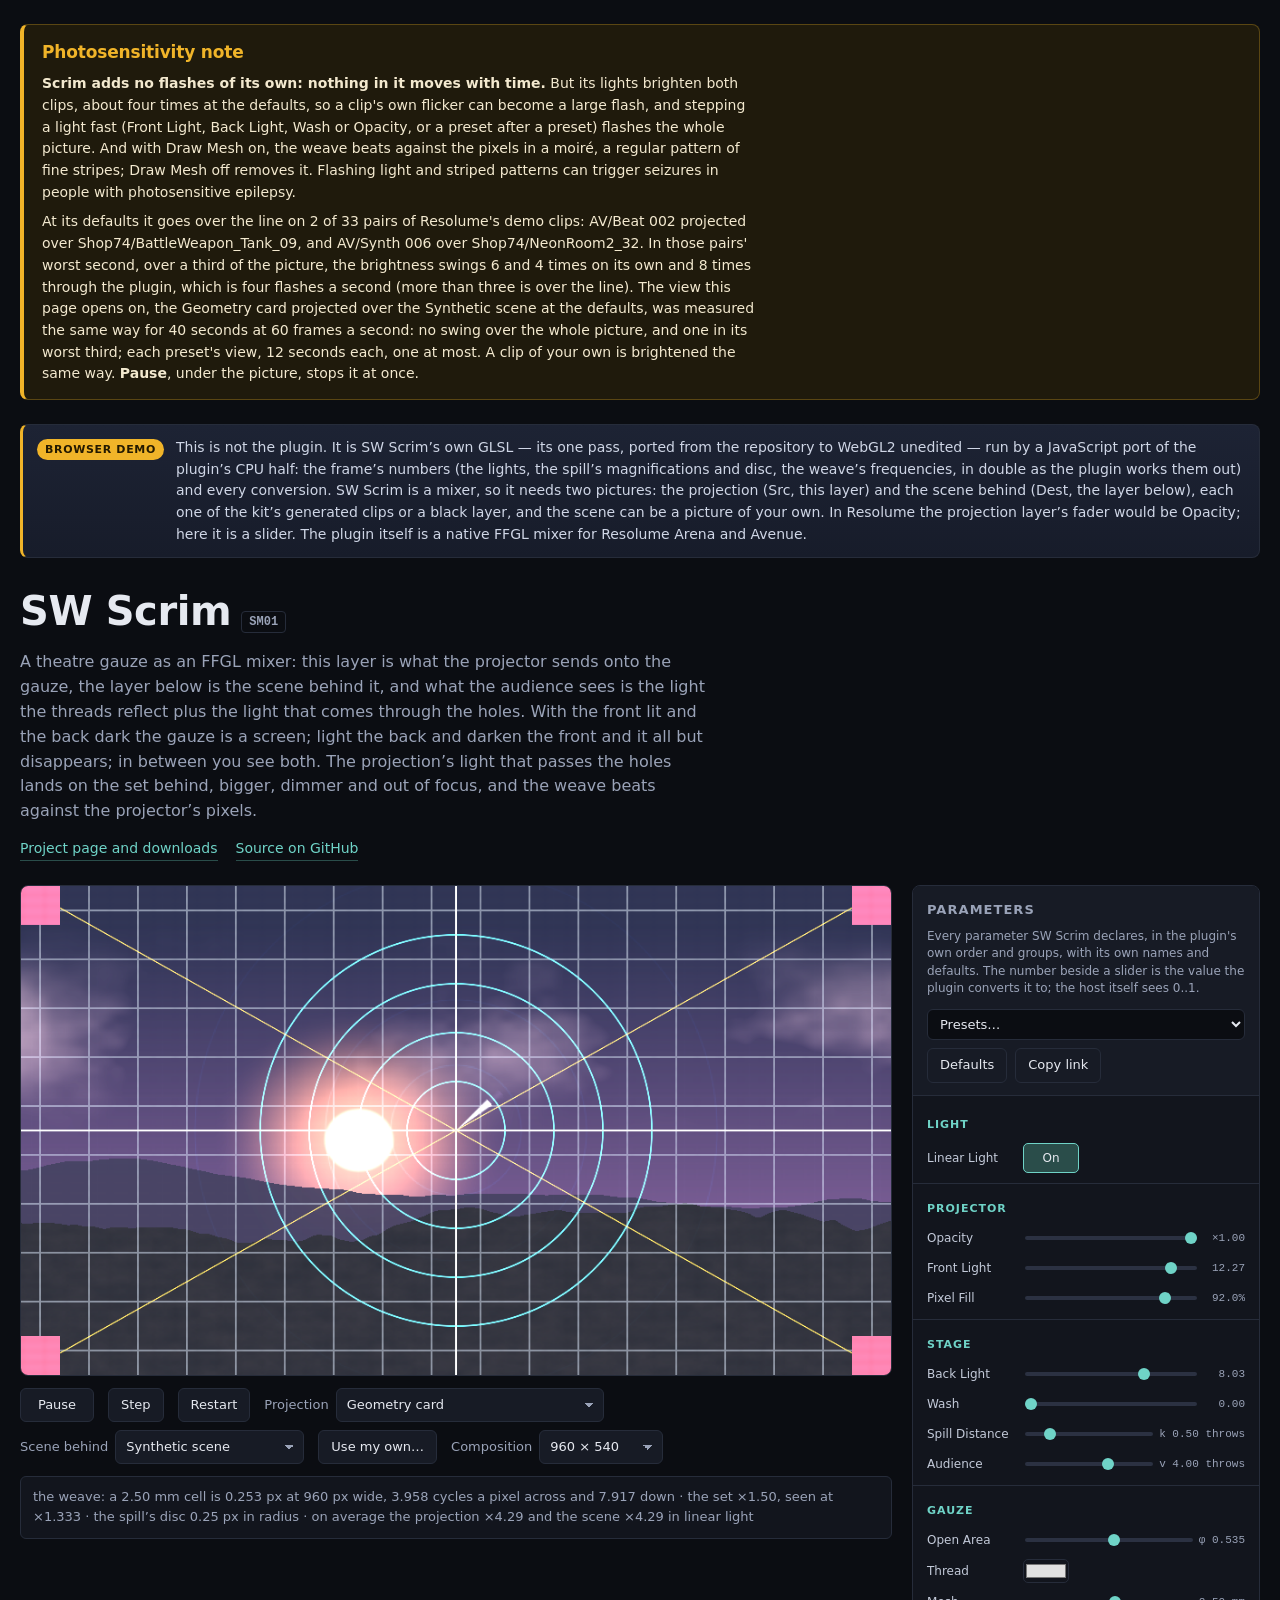
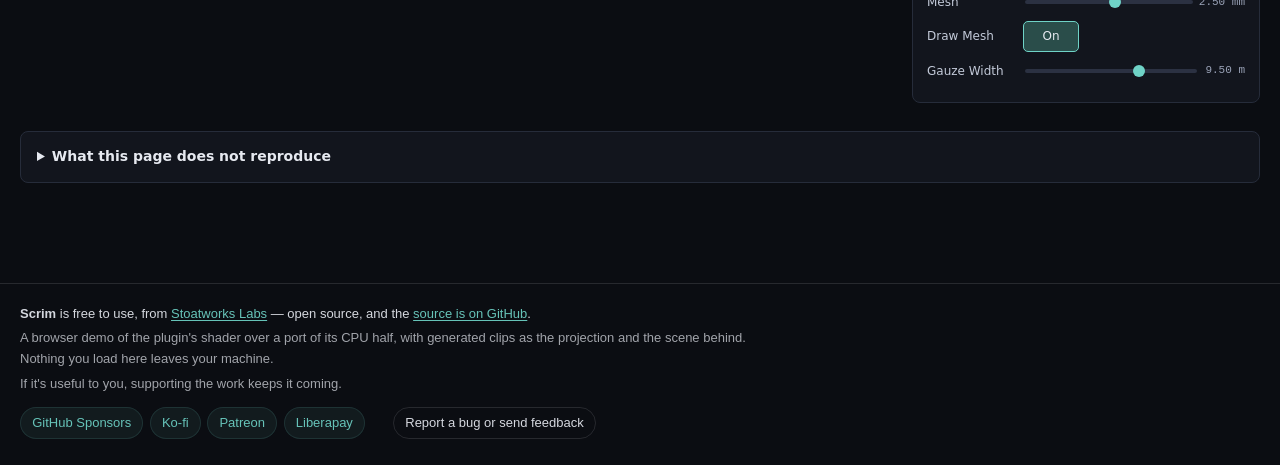
<file: demo/index.html>
<!doctype html>
<html lang="en">
  <head>
    <meta charset="utf-8" />
    <meta name="viewport" content="width=device-width, initial-scale=1" />
    <meta name="project-page" content="https://stoatworks-labs.com/software/scrim/" />
    <title>SW Scrim — browser demo | Stoatworks Labs</title>
    <meta name="description" content="Try SW Scrim, an FFGL mixer for Resolume, in your browser: a theatre gauze, with this layer as what the projector sends onto it and the layer below as the scene behind it, so the front light makes it a screen and the back light makes it all but vanish, the projection's light spills through the holes onto the set, and the weave beats against the projector's pixels. The plugin's own GLSL, ported to WebGL2 unedited, run by a JavaScript port of its CPU half, on generated clips. A demo, not the plugin." />
    <link rel="icon" href="data:," />
    <link rel="stylesheet" href="./vendor/kit.css" />
    <link rel="stylesheet" href="./scrim.css" />
    <link rel="canonical" href="https://scrim-demo.stoatworks-labs.com/" />
    <meta property="og:type" content="website" />
    <meta property="og:site_name" content="Stoatworks Labs" />
    <meta property="og:title" content="SW Scrim — browser demo | Stoatworks Labs" />
    <meta property="og:description" content="Try SW Scrim, an FFGL mixer for Resolume, in your browser: a theatre gauze, with this layer as what the projector sends onto it and the layer below as the scene behind it, so the front light makes it a screen and the back light makes it all but vanish, the projection's light spills through the holes onto the set, and the weave beats against the projector's pixels. The plugin's own GLSL, ported to WebGL2 unedited, run by a JavaScript port of its CPU half, on generated clips. A demo, not the plugin." />
    <meta property="og:url" content="https://scrim-demo.stoatworks-labs.com/" />
    <meta property="og:image" content="https://stoatworks-labs.com/thumbs/scrim.png" />
    <meta property="og:image:width" content="1280" />
    <meta property="og:image:height" content="720" />
    <meta property="og:image:alt" content="SW Scrim" />
    <meta name="twitter:card" content="summary_large_image" />
  </head>
  <body data-plugin="scrim">
    <section class="sc-warning" id="photosensitivity" aria-labelledby="sc-warning-title">
      <h2 class="sc-warning__title" id="sc-warning-title">Photosensitivity note</h2>
      <p>
        <strong>Scrim adds no flashes of its own: nothing in it moves with time.</strong>
        But its lights brighten both clips, about four times at the defaults, so a clip's own
        flicker can become a large flash, and stepping a light fast (Front Light, Back Light,
        Wash or Opacity, or a preset after a preset) flashes the whole picture. And with Draw
        Mesh on, the weave beats against the pixels in a moiré, a regular pattern of fine
        stripes; Draw Mesh off removes it. Flashing light and striped patterns can trigger
        seizures in people with photosensitive epilepsy.
      </p>
      <p>
        At its defaults it goes over the line on 2 of 33 pairs of Resolume's demo clips:
        AV/Beat 002 projected over Shop74/BattleWeapon_Tank_09, and AV/Synth 006 over
        Shop74/NeonRoom2_32. In those pairs' worst second, over a third of the picture, the
        brightness swings 6 and 4 times on its own and 8 times through the plugin, which is
        four flashes a second (more than three is over the line). The view this page opens
        on, the Geometry card projected over the Synthetic scene at the defaults, was measured
        the same way for 40 seconds at 60 frames a second: no swing over the whole picture, and
        one in its worst third; each preset's view, 12 seconds each, one at most. A clip of your own is brightened the same way. <strong>Pause</strong>, under the
        picture, stops it at once.
      </p>
    </section>

    <main id="demo">
      <noscript>
        <h1>SW Scrim</h1>
        <p>
          A theatre gauze, for Resolume, as one FFGL mixer: the layer holding what the
          projector sends, over the layer holding the scene behind the gauze. What the
          audience sees is the light the threads reflect plus the light that comes through
          the holes, so with the front lit and the back dark the gauze is a screen, with the
          back lit and the front dark it all but disappears, and in between you see both.
          The projection's light that passes the holes lands on the set behind, bigger,
          dimmer and out of focus, and the weave beats against the projector's pixels.
        </p>
        <p>
          This demo runs the plugin's shader and a port of its CPU half in your browser, so
          it needs JavaScript and WebGL2. The plugin itself, its source and its downloads are
          on <a href="https://github.com/stoatworks-labs/scrim">its repository</a>.
        </p>
        <ul>
          <li><a href="https://github.com/stoatworks-labs/scrim">Source on GitHub</a></li>
        </ul>
      </noscript>
    </main>

    <script type="module" src="./plugin.js"></script>
    <script
      src="./vendor/support-footer.js"
      defer
      data-app="Scrim"
      data-repo="https://github.com/stoatworks-labs/scrim"
      data-note="A browser demo of the plugin's shader over a port of its CPU half, with generated clips as the projection and the scene behind. Nothing you load here leaves your machine."
    ></script>
  </body>
</html>
</file>
<file: demo/vendor/kit.css>
/**
 * Shared styling for the Resolume plugin demos.
 *
 * Dark, because that is what these effects are looked at in and because a
 * picture with real blacks in it needs somewhere dark to sit. The inspector on
 * the right is laid out the way a host's parameter panel is — name on the left,
 * control and value on the right, grouped under headings — but it deliberately
 * does not imitate Resolume's own chrome. It is a stand-in for the host's
 * inspector, and a page that looked like a screenshot of Arena would be
 * claiming to be something it is not.
 *
 * No colour variables from the website: these pages are their own thing and the
 * navy is used only for the frame. `--sw-support-accent` is read by the shared
 * support footer.
 */

:root {
  --bg: #0b0d12;
  --panel: #12151d;
  --panel-2: #171b25;
  --line: #262c3a;
  --text: #e6e9f0;
  --muted: #9aa3b8;
  --accent: #6fd3c7;
  --accent-dim: #2a4d4a;
  --warn: #f0b429;
  --error: #ff6b6b;
  --navy: #1b2a4a;
  --sw-support-accent: #6fd3c7;

  color-scheme: dark;
}

* { box-sizing: border-box; }

body {
  margin: 0;
  background: var(--bg);
  color: var(--text);
  font: 15px/1.55 ui-sans-serif, system-ui, -apple-system, "Segoe UI", Roboto, Helvetica, Arial, sans-serif;
  -webkit-font-smoothing: antialiased;
}

#demo {
  max-width: 1400px;
  margin: 0 auto;
  padding: 24px 20px 60px;
}

a { color: var(--accent); }
a:hover { color: #9ae7dd; }

h1, h2, h3 { margin: 0; font-weight: 650; letter-spacing: -0.01em; }

/* ---- header -------------------------------------------------------------- */

.banner {
  display: flex;
  gap: 12px;
  align-items: flex-start;
  padding: 12px 14px;
  margin-bottom: 22px;
  background: linear-gradient(180deg, #1d2334, #171c2a);
  border: 1px solid var(--line);
  border-left: 3px solid var(--warn);
  border-radius: 8px;
}

.banner__tag {
  flex: 0 0 auto;
  padding: 2px 8px;
  border-radius: 999px;
  background: var(--warn);
  color: #241a00;
  font-size: 11px;
  font-weight: 700;
  letter-spacing: 0.06em;
  text-transform: uppercase;
  white-space: nowrap;
  margin-top: 2px;
}

.banner__text { margin: 0; color: #cfd6e6; font-size: 14px; }

.head__title { display: flex; align-items: baseline; gap: 10px; flex-wrap: wrap; }
.head__title h1 { font-size: clamp(28px, 4vw, 40px); }

.head__id {
  font: 600 12px/1 ui-monospace, SFMono-Regular, Menlo, monospace;
  color: var(--muted);
  border: 1px solid var(--line);
  border-radius: 4px;
  padding: 4px 7px;
}

.head__tagline {
  margin: 8px 0 0;
  max-width: 68ch;
  color: var(--muted);
  font-size: 16px;
}

.head__links {
  display: flex;
  flex-wrap: wrap;
  gap: 8px 18px;
  margin: 14px 0 24px;
  font-size: 14px;
}

.head__link { text-decoration: none; border-bottom: 1px solid var(--accent-dim); }
.head__link:hover { border-bottom-color: currentColor; }

/* ---- layout -------------------------------------------------------------- */

.layout {
  display: grid;
  /* 348px is set by the widest plugin: Old Cathode declares 34 controls in four
     groups, and below this "Luma Bandwidth" and "Chroma Bandwidth" wrap. */
  grid-template-columns: minmax(0, 1fr) 348px;
  gap: 20px;
  align-items: start;
}

@media (max-width: 900px) {
  .layout { grid-template-columns: minmax(0, 1fr); }
}

/* ---- stage --------------------------------------------------------------- */

.stage { min-width: 0; }

.stage__canvas {
  position: relative;
  border: 1px solid var(--line);
  border-radius: 8px;
  overflow: hidden;
  line-height: 0;
}

/* What sits under the effect's own alpha. */
.stage__canvas[data-backdrop='checker'] {
  background-color: #23262e;
  background-image:
    linear-gradient(45deg, #191c23 25%, transparent 25%),
    linear-gradient(-45deg, #191c23 25%, transparent 25%),
    linear-gradient(45deg, transparent 75%, #191c23 75%),
    linear-gradient(-45deg, transparent 75%, #191c23 75%);
  background-size: 24px 24px;
  background-position: 0 0, 0 12px, 12px -12px, -12px 0;
}
.stage__canvas[data-backdrop='black'] { background: #000; }
.stage__canvas[data-backdrop='white'] { background: #fff; }

.stage__gl {
  display: block;
  width: 100%;
  height: auto;
  max-width: 100%;
}

.stage__status {
  margin: 12px 0 0;
  padding: 10px 12px;
  border-radius: 6px;
  background: var(--panel);
  border: 1px solid var(--line);
  color: var(--muted);
  font-size: 13px;
}

.stage__status.is-error {
  border-color: #5a2530;
  background: #23151a;
  color: #ffb4b4;
}

/* ---- transport ----------------------------------------------------------- */

.transport {
  display: flex;
  flex-wrap: wrap;
  align-items: center;
  gap: 8px 14px;
  margin-top: 12px;
}

.btn {
  appearance: none;
  border: 1px solid var(--line);
  background: var(--panel-2);
  color: var(--text);
  border-radius: 6px;
  padding: 6px 12px;
  font: inherit;
  font-size: 13px;
  cursor: pointer;
}

.btn:hover { border-color: #3a4256; background: #1d2230; }
.btn:focus-visible { outline: 2px solid var(--accent); outline-offset: 2px; }

.btn--play { min-width: 74px; }

.transport__field { display: inline-flex; align-items: center; gap: 7px; font-size: 13px; }
.transport__label { color: var(--muted); }

.transport__select {
  appearance: none;
  border: 1px solid var(--line);
  background: var(--panel-2);
  color: var(--text);
  border-radius: 6px;
  padding: 6px 26px 6px 10px;
  font: inherit;
  font-size: 13px;
  cursor: pointer;
  background-image: linear-gradient(45deg, transparent 50%, var(--muted) 50%),
                    linear-gradient(135deg, var(--muted) 50%, transparent 50%);
  background-position: calc(100% - 14px) 50%, calc(100% - 9px) 50%;
  background-size: 5px 5px, 5px 5px;
  background-repeat: no-repeat;
}

.transport__file { cursor: pointer; }
.transport__file .btn { display: inline-block; }

/* ---- inspector ----------------------------------------------------------- */

.inspector {
  background: var(--panel);
  border: 1px solid var(--line);
  border-radius: 8px;
  overflow: hidden;
  position: sticky;
  top: 16px;
  max-height: calc(100vh - 32px);
  display: flex;
  flex-direction: column;
}

@media (max-width: 900px) {
  .inspector { position: static; max-height: none; }
}

.inspector__head {
  padding: 14px 14px 12px;
  border-bottom: 1px solid var(--line);
  background: var(--panel-2);
}

.inspector__title { font-size: 13px; text-transform: uppercase; letter-spacing: 0.08em; color: var(--muted); }
.inspector__note { margin: 8px 0 0; font-size: 12px; color: var(--muted); line-height: 1.45; }

.inspector__actions { display: flex; gap: 8px; margin-top: 12px; flex-wrap: wrap; }
.inspector__presets {
  flex: 1 1 auto;
  min-width: 0;
  border: 1px solid var(--line);
  background: var(--bg);
  color: var(--text);
  border-radius: 6px;
  padding: 6px 8px;
  font: inherit;
  font-size: 13px;
}

.inspector__body { overflow-y: auto; padding: 4px 0 10px; }

.pgroup { padding: 6px 0; }
.pgroup + .pgroup { border-top: 1px solid var(--line); }

.pgroup__name {
  font-size: 11px;
  text-transform: uppercase;
  letter-spacing: 0.09em;
  color: var(--accent);
  padding: 10px 14px 6px;
}

/* ---- one parameter ------------------------------------------------------- */

/* The third column is `auto` rather than a fixed width because a readout may be
   a word — Porthole's Projection names the lens it has landed on ("equidistant"),
   which is the whole point of that control. A fixed column clipped it. */
.prow {
  display: grid;
  grid-template-columns: 88px minmax(40px, 1fr) auto;
  align-items: center;
  gap: 8px;
  padding: 4px 14px;
}

.prow--option,
.prow--boolean,
.prow--text,
.prow--colour { grid-template-columns: 88px minmax(0, 1fr); }

.prow__name {
  font-size: 12px;
  color: #c3cad9;
  overflow-wrap: anywhere;
  cursor: default;
}

.prow__value {
  font: 500 11px/1 ui-monospace, SFMono-Regular, Menlo, monospace;
  color: var(--muted);
  text-align: right;
  cursor: help;
  white-space: nowrap;
  min-width: 42px;
  max-width: 104px;
  overflow: hidden;
  text-overflow: ellipsis;
}

.prow__slider {
  appearance: none;
  width: 100%;
  height: 18px;
  background: transparent;
  cursor: ew-resize;
}

.prow__slider::-webkit-slider-runnable-track {
  height: 4px;
  border-radius: 2px;
  background: #2b3142;
}
.prow__slider::-moz-range-track { height: 4px; border-radius: 2px; background: #2b3142; }

.prow__slider::-webkit-slider-thumb {
  appearance: none;
  width: 12px;
  height: 12px;
  margin-top: -4px;
  border-radius: 50%;
  background: var(--accent);
  border: none;
}
.prow__slider::-moz-range-thumb {
  width: 12px; height: 12px; border-radius: 50%; background: var(--accent); border: none;
}
.prow__slider:focus-visible { outline: 2px solid var(--accent); outline-offset: 3px; }

.prow__select,
.prow__text {
  width: 100%;
  border: 1px solid var(--line);
  background: var(--bg);
  color: var(--text);
  border-radius: 5px;
  padding: 5px 8px;
  font: inherit;
  font-size: 12px;
}

.prow__toggle {
  justify-self: start;
  min-width: 56px;
  border: 1px solid var(--line);
  background: var(--bg);
  color: var(--muted);
  border-radius: 5px;
  padding: 5px 10px;
  font: inherit;
  font-size: 12px;
  cursor: pointer;
}

.prow__toggle.is-on {
  background: var(--accent-dim);
  border-color: var(--accent);
  color: var(--text);
}

.prow__swatch {
  justify-self: start;
  width: 46px;
  height: 24px;
  padding: 0;
  border: 1px solid var(--line);
  border-radius: 5px;
  background: none;
  cursor: pointer;
}

/* ---- the honest bit ------------------------------------------------------ */

.differences {
  margin-top: 28px;
  padding: 14px 16px;
  background: var(--panel);
  border: 1px solid var(--line);
  border-radius: 8px;
  font-size: 14px;
  color: var(--muted);
}

.differences summary {
  cursor: pointer;
  color: var(--text);
  font-weight: 600;
  font-size: 14px;
}

.differences ul { margin: 10px 0 0; padding-left: 20px; }
.differences li { margin-bottom: 8px; line-height: 1.5; }
.differences li:last-child { margin-bottom: 0; }

/* ---- embed mode -----------------------------------------------------------
 *
 * `?embed=1`: the rendered output and nothing else, filling the viewport, so
 * the page can be a video source — an OBS browser source, a WebLinked URL —
 * rather than something a person reads. See the long note in demo.js about why
 * dropping the banner is defensible here and only here.
 *
 * The `:not(#demo)` rule is doing real work: the support footer is injected as
 * a sibling of #demo by a separate deferred script, so hiding body's other
 * children is the only thing that reliably catches it without this file having
 * to know its class name.
 */
body[data-embed] {
  margin: 0;
  padding: 0;
  background: #000;
  overflow: hidden;
}

body[data-embed] > *:not(#demo) { display: none !important; }

body[data-embed] #demo {
  margin: 0;
  padding: 0;
  max-width: none;
  width: 100vw;
  height: 100vh;
  display: grid;
  place-items: center;
}

/* No border or radius: both would be burnt into the output. */
body[data-embed] .stage__canvas {
  border: 0;
  border-radius: 0;
  width: 100vw;
  height: 100vh;
}

/* `contain` rather than `cover`: letterboxing an embed is recoverable by
 * setting the consumer's raster to match, cropping it silently is not. */
body[data-embed] .stage__gl {
  width: 100%;
  height: 100%;
  object-fit: contain;
}

/* Kept reachable for a reader and a crawler while taking no pixels. This is
 * what carries the "not the plugin" statement once the banner is gone. */
.visually-hidden {
  position: absolute;
  width: 1px;
  height: 1px;
  margin: -1px;
  padding: 0;
  overflow: hidden;
  clip-path: inset(50%);
  white-space: nowrap;
  border: 0;
}
</file>
<file: demo/scrim.css>
/*
 * Scrim's own addition to the kit's page: the photosensitivity note at the
 * top. Everything else is vendor/kit.css, unedited. The note is haze's and
 * bolometer's, in shape and colour.
 */

.sc-warning {
  /* #demo is 1400px wide with a 20px gutter: line up with what is inside it. */
  max-width: 1360px;
  margin: 24px auto 0;
  padding: 14px 18px;
  background: #1f1a0c;
  border: 1px solid #5a4613;
  border-left: 4px solid var(--warn);
  border-radius: 8px;
  color: #f3e9cf;
}

@media (max-width: 1400px) {
  .sc-warning { margin-left: 20px; margin-right: 20px; }
}
@media (max-width: 480px) {
  .sc-warning { margin-left: 16px; margin-right: 16px; padding: 12px 14px; }
}

.sc-warning__title {
  font-size: 17px;
  color: var(--warn);
  margin-bottom: 4px;
}

.sc-warning p { margin: 8px 0 0; max-width: 80ch; font-size: 14px; }

/* body has embed set when ?embed=1: the note is the page's, not the picture's. */
body[data-embed] .sc-warning { display: none; }

/* ---- the line under the picture ------------------------------------------ */

[data-role='scrim-stats'] { overflow-wrap: anywhere; }
</file>
